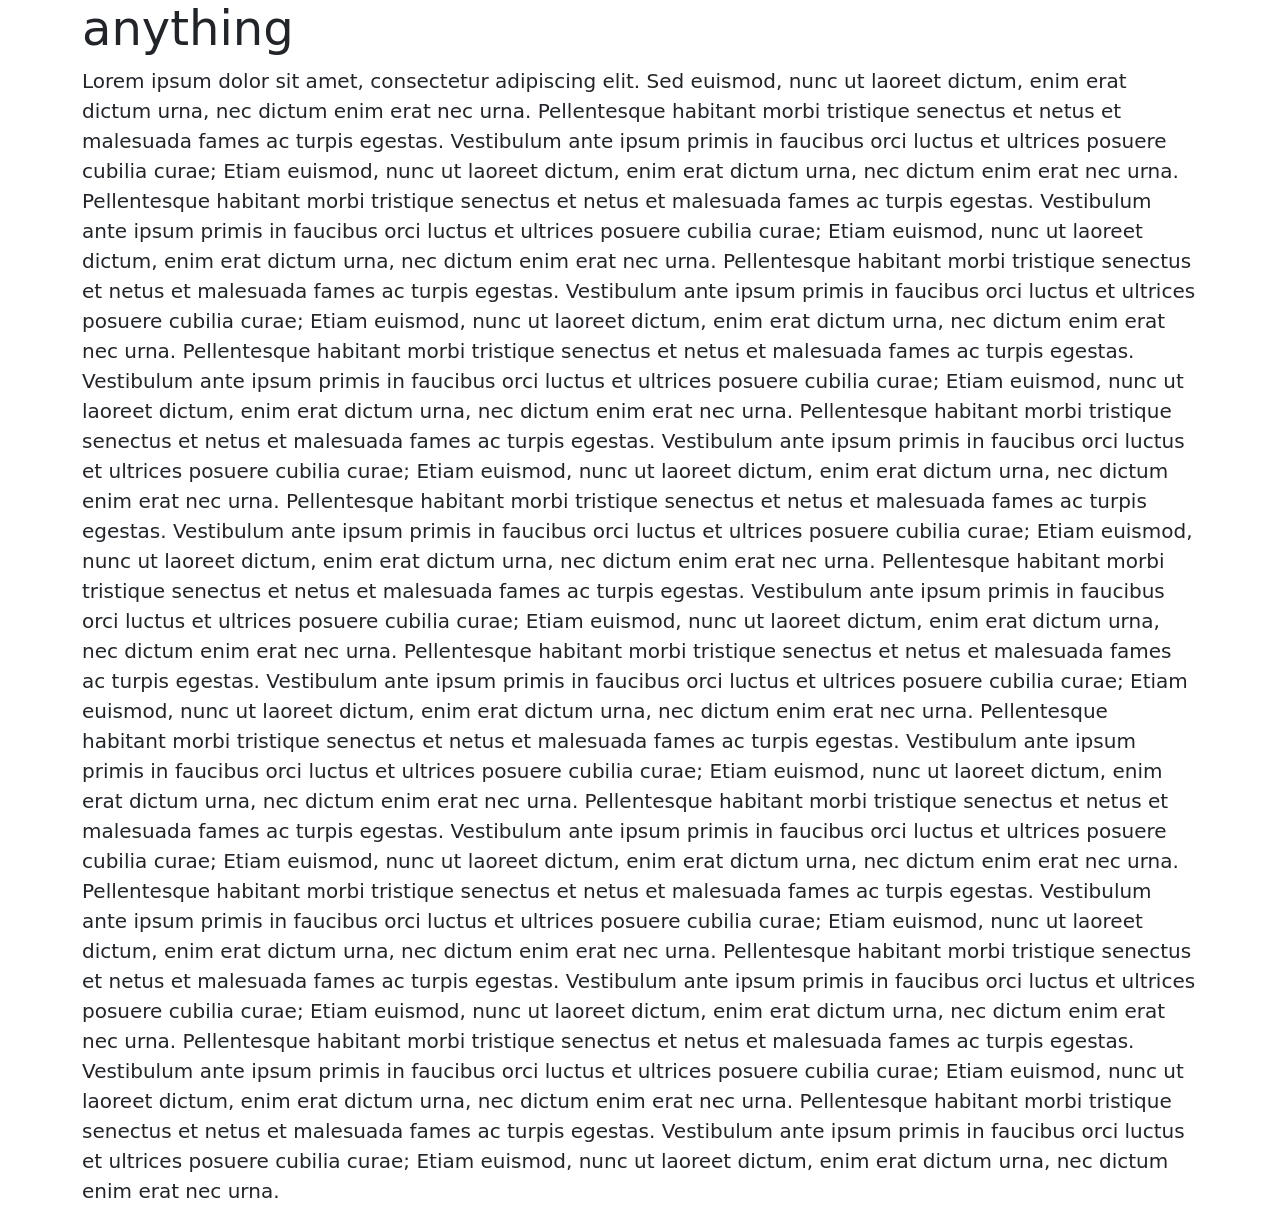
<file: index.html>
<!DOCTYPE html>
<html lang="en">

<head>
  <meta charset="UTF-8">
  <meta name="viewport" content="width=device-width, initial-scale=1.0">
  <title>anything</title>
  <link rel="stylesheet" href="css/bootstrap.css">
</head>

<body>
  <div class="container">
    <h1 class="display-5">anything</h1>
    <p class="lead">
      Lorem ipsum dolor sit amet, consectetur adipiscing elit. Sed euismod, nunc ut laoreet dictum, enim erat dictum
      urna, nec dictum enim erat nec urna. Pellentesque habitant morbi tristique senectus et netus et malesuada fames ac
      turpis egestas. Vestibulum ante ipsum primis in faucibus orci luctus et ultrices posuere cubilia curae; Etiam
      euismod, nunc ut laoreet dictum, enim erat dictum urna, nec dictum enim erat nec urna. Pellentesque habitant morbi
      tristique senectus et netus et malesuada fames ac turpis egestas. Vestibulum ante ipsum primis in faucibus orci
      luctus et ultrices posuere cubilia curae; Etiam euismod, nunc ut laoreet dictum, enim erat dictum urna, nec dictum
      enim erat nec urna. Pellentesque habitant morbi tristique senectus et netus et malesuada fames ac turpis egestas.
      Vestibulum ante ipsum primis in faucibus orci luctus et ultrices posuere cubilia curae; Etiam euismod, nunc ut
      laoreet dictum, enim erat dictum urna, nec dictum enim erat nec urna. Pellentesque habitant morbi tristique
      senectus et netus et malesuada fames ac turpis egestas. Vestibulum ante ipsum primis in faucibus orci luctus et
      ultrices posuere cubilia curae; Etiam euismod, nunc ut laoreet dictum, enim erat dictum urna, nec dictum enim erat
      nec urna. Pellentesque habitant morbi tristique senectus et netus et malesuada fames ac turpis egestas. Vestibulum
      ante ipsum primis in faucibus orci luctus et ultrices posuere cubilia curae; Etiam euismod, nunc ut laoreet
      dictum, enim erat dictum urna, nec dictum enim erat nec urna. Pellentesque habitant morbi tristique senectus et
      netus et malesuada fames ac turpis egestas. Vestibulum ante ipsum primis in faucibus orci luctus et ultrices
      posuere cubilia curae; Etiam euismod, nunc ut laoreet dictum, enim erat dictum urna, nec dictum enim erat nec
      urna. Pellentesque habitant morbi tristique senectus et netus et malesuada fames ac turpis egestas. Vestibulum
      ante ipsum primis in faucibus orci luctus et ultrices posuere cubilia curae; Etiam euismod, nunc ut laoreet
      dictum, enim erat dictum urna, nec dictum enim erat nec urna. Pellentesque habitant morbi tristique senectus et
      netus et malesuada fames ac turpis egestas. Vestibulum ante ipsum primis in faucibus orci luctus et ultrices
      posuere cubilia curae; Etiam euismod, nunc ut laoreet dictum, enim erat dictum urna, nec dictum enim erat nec
      urna. Pellentesque habitant morbi tristique senectus et netus et malesuada fames ac turpis egestas. Vestibulum
      ante ipsum primis in faucibus orci luctus et ultrices posuere cubilia curae; Etiam euismod, nunc ut laoreet
      dictum, enim erat dictum urna, nec dictum enim erat nec urna. Pellentesque habitant morbi tristique senectus et
      netus et malesuada fames ac turpis egestas. Vestibulum ante ipsum primis in faucibus orci luctus et ultrices
      posuere cubilia curae; Etiam euismod, nunc ut laoreet dictum, enim erat dictum urna, nec dictum enim erat nec
      urna. Pellentesque habitant morbi tristique senectus et netus et malesuada fames ac turpis egestas. Vestibulum
      ante ipsum primis in faucibus orci luctus et ultrices posuere cubilia curae; Etiam euismod, nunc ut laoreet
      dictum, enim erat dictum urna, nec dictum enim erat nec urna. Pellentesque habitant morbi tristique senectus et
      netus et malesuada fames ac turpis egestas. Vestibulum ante ipsum primis in faucibus orci luctus et ultrices
      posuere cubilia curae; Etiam euismod, nunc ut laoreet dictum, enim erat dictum urna, nec dictum enim erat nec
      urna. Pellentesque habitant morbi tristique senectus et netus et malesuada fames ac turpis egestas. Vestibulum
      ante ipsum primis in faucibus orci luctus et ultrices posuere cubilia curae; Etiam euismod, nunc ut laoreet
      dictum, enim erat dictum urna, nec dictum enim erat nec urna. Pellentesque habitant morbi tristique senectus et
      netus et malesuada fames ac turpis egestas. Vestibulum ante ipsum primis in faucibus orci luctus et ultrices
      posuere cubilia curae; Etiam euismod, nunc ut laoreet dictum, enim erat dictum urna, nec dictum enim erat nec
      urna.
    </p>
  </div>
  <script src="js/bootstrap.bundle.js"></script>
</body>

</html>
</file>
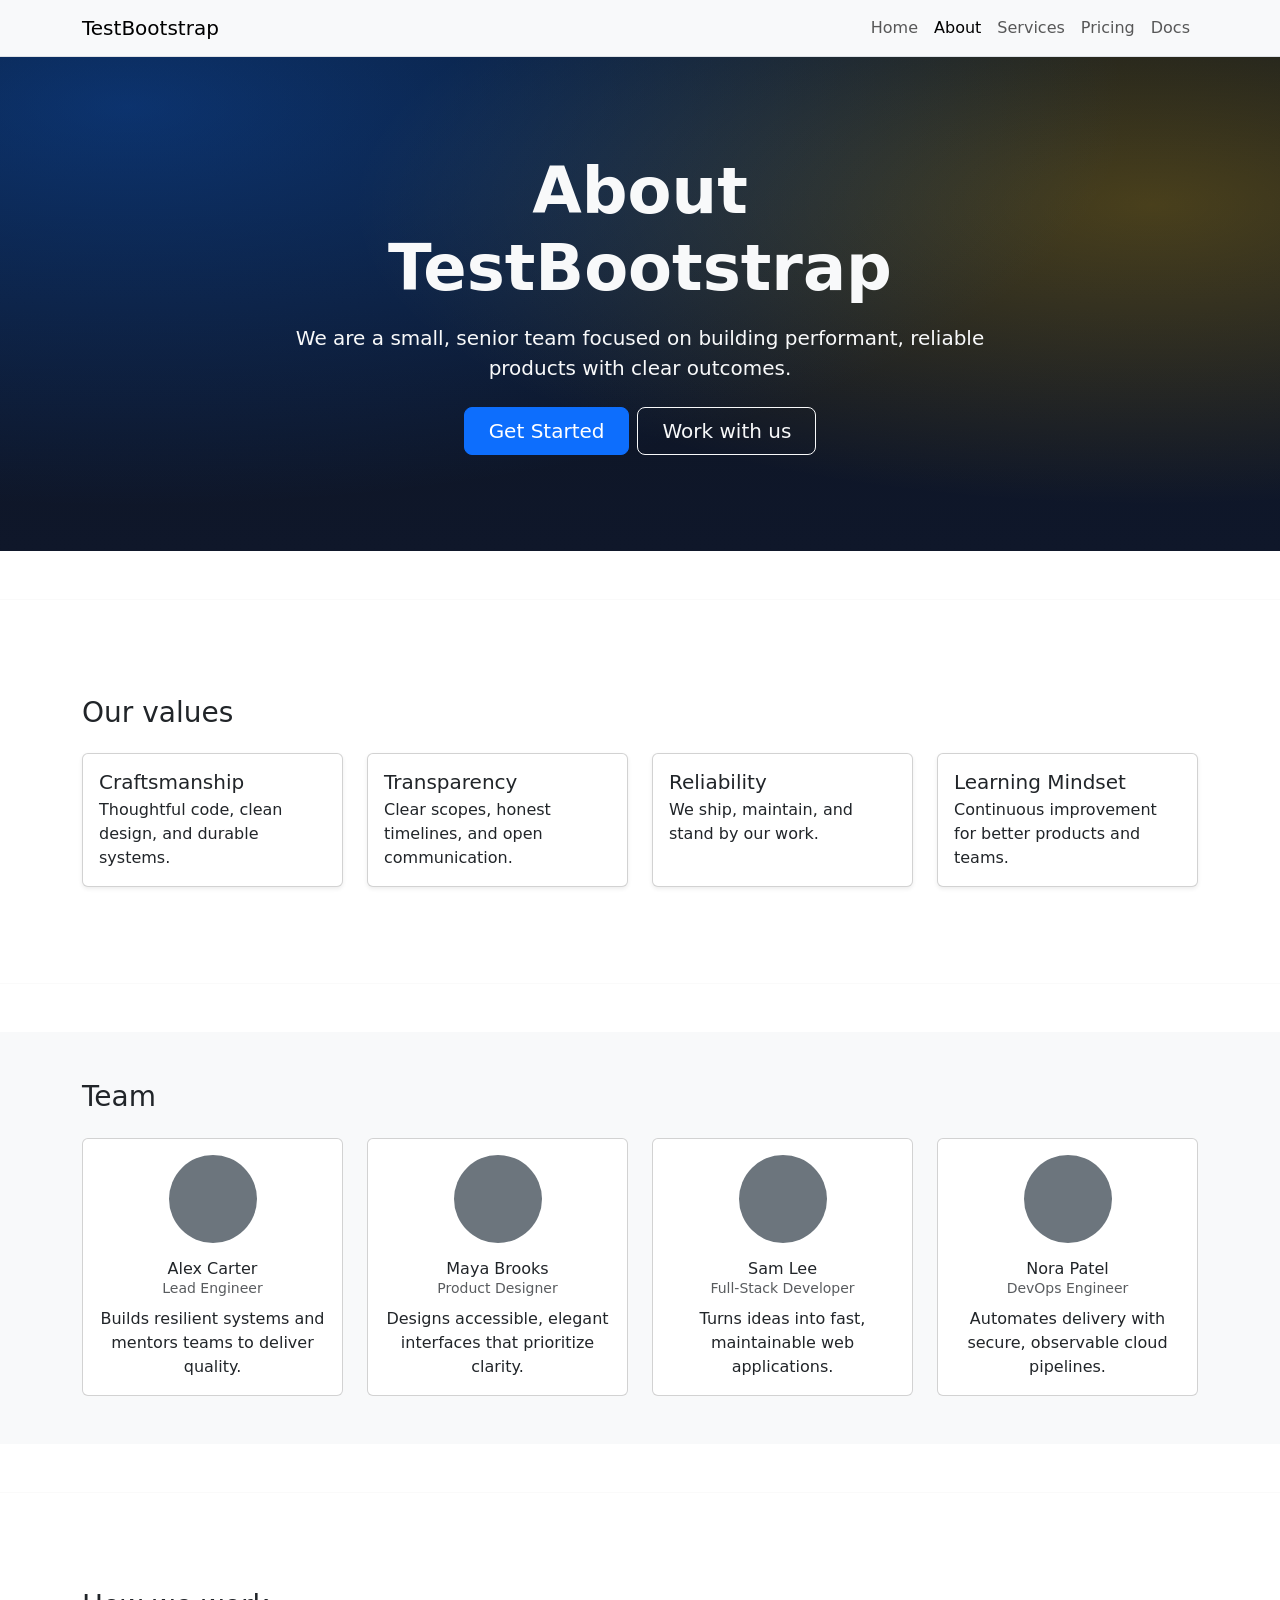
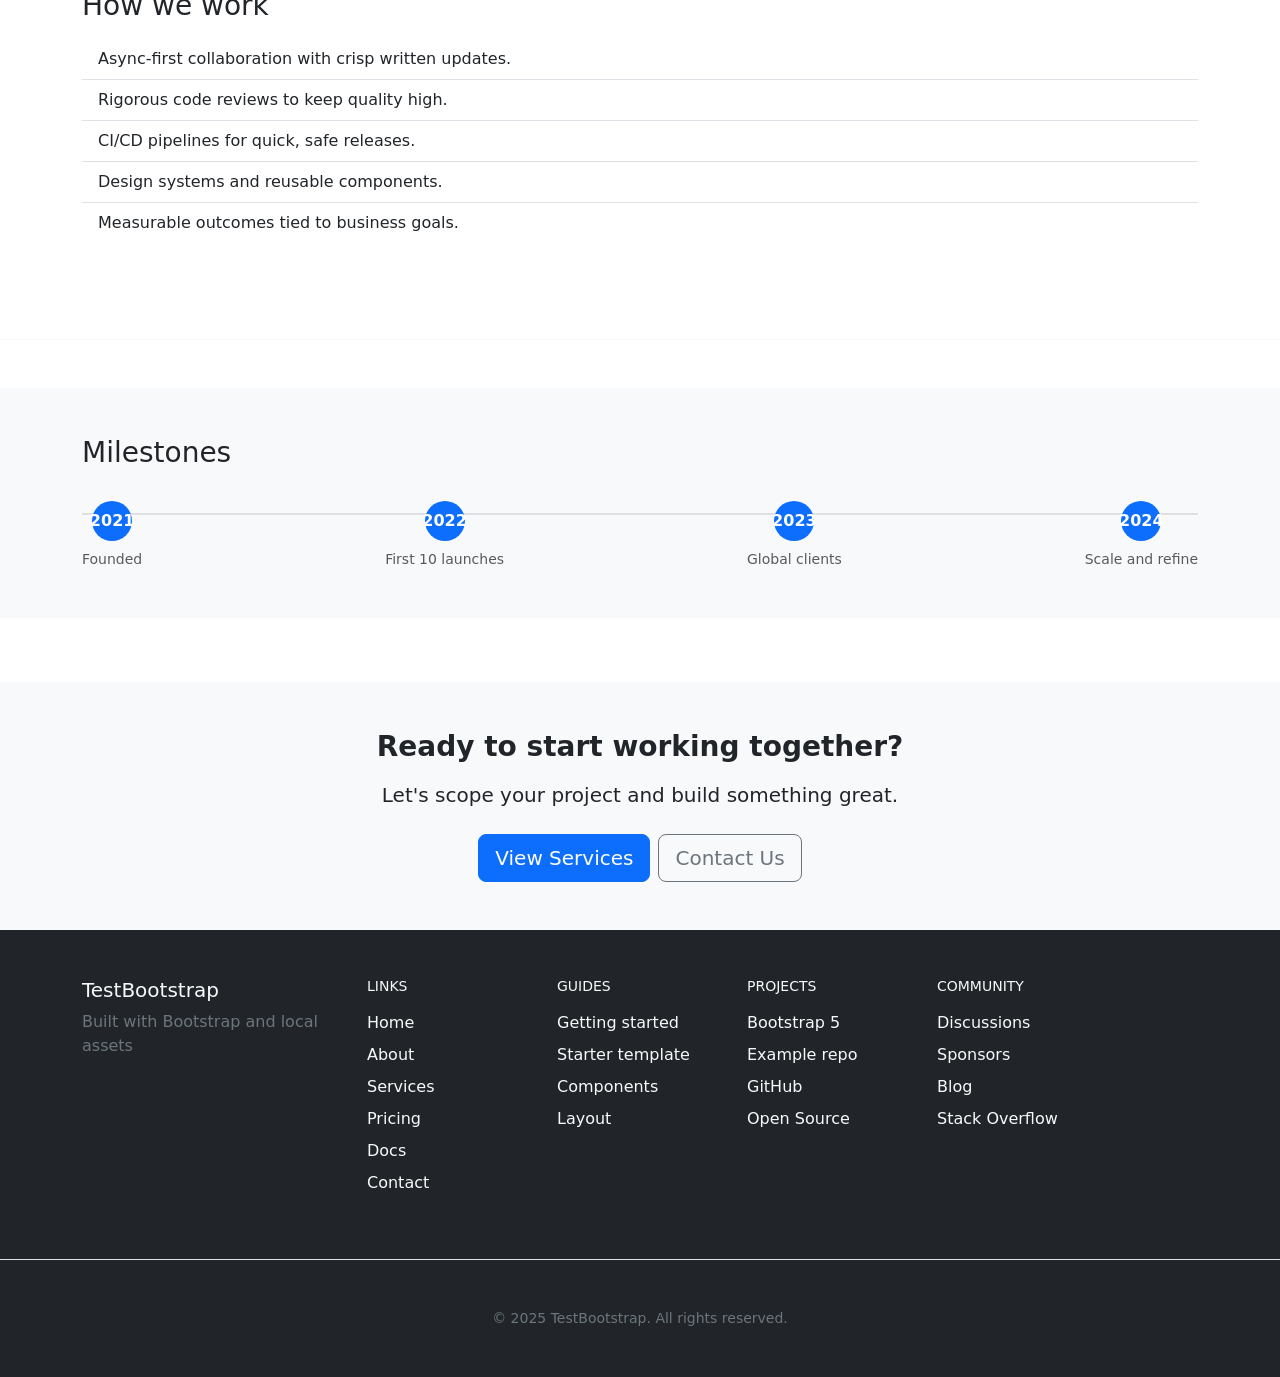
<file: about.html>
<!DOCTYPE html>
<html lang="en">

<head>
  <meta charset="UTF-8">
  <meta name="viewport" content="width=device-width, initial-scale=1">
  <title>About - TestBootstrap</title>
  <link rel="stylesheet" href="css/bootstrap.css">
  <link rel="stylesheet" href="css/theme.css">
</head>

<body>
  <!-- Navbar -->
  <nav class="navbar navbar-expand-lg navbar-light bg-light border-bottom sticky-top">
    <div class="container">
      <a class="navbar-brand" href="index.html">TestBootstrap</a>
      <button class="navbar-toggler" type="button" data-bs-toggle="collapse" data-bs-target="#mainNav" aria-controls="mainNav" aria-expanded="false" aria-label="Toggle navigation">
        <span class="navbar-toggler-icon"></span>
      </button>
      <div class="collapse navbar-collapse" id="mainNav">
        <ul class="navbar-nav ms-auto mb-2 mb-lg-0">
          <li class="nav-item"><a class="nav-link" href="index.html">Home</a></li>
          <li class="nav-item"><a class="nav-link active" aria-current="page" href="about.html">About</a></li>
          <li class="nav-item"><a class="nav-link" href="services.html">Services</a></li>
          <li class="nav-item"><a class="nav-link" href="pricing.html">Pricing</a></li>
          <li class="nav-item"><a class="nav-link" href="docs.html">Docs</a></li>
        </ul>
      </div>
    </div>
  </nav>

  <!-- Intro Hero -->
  <section class="py-5 bg-dark text-light hero-custom-bg">
    <div class="container py-5">
      <div class="row justify-content-center">
        <div class="col-lg-8 text-center">
          <h1 class="display-3 fw-bold mb-3">About TestBootstrap</h1>
          <p class="lead mb-4">We are a small, senior team focused on building performant, reliable products with clear outcomes.</p>
          <div class="d-flex flex-column flex-sm-row justify-content-center gap-2">
            <a href="services.html" class="btn btn-primary btn-lg px-4">Get Started</a>
            <a href="contact.html" class="btn btn-outline-light btn-lg px-4">Work with us</a>
          </div>
        </div>
      </div>
    </div>
  </section>
  <hr class="divider">

  <!-- Our values -->
  <section class="py-5">
    <div class="container">
      <h2 class="h3 mb-4">Our values</h2>
      <div class="row g-4 row-cols-1 row-cols-md-2 row-cols-lg-4">
        <div class="col">
          <div class="card h-100 shadow-sm">
            <div class="card-body">
              <h5 class="card-title mb-1">Craftsmanship</h5>
              <p class="card-text">Thoughtful code, clean design, and durable systems.</p>
            </div>
          </div>
        </div>
        <div class="col">
          <div class="card h-100 shadow-sm">
            <div class="card-body">
              <h5 class="card-title mb-1">Transparency</h5>
              <p class="card-text">Clear scopes, honest timelines, and open communication.</p>
            </div>
          </div>
        </div>
        <div class="col">
          <div class="card h-100 shadow-sm">
            <div class="card-body">
              <h5 class="card-title mb-1">Reliability</h5>
              <p class="card-text">We ship, maintain, and stand by our work.</p>
            </div>
          </div>
        </div>
        <div class="col">
          <div class="card h-100 shadow-sm">
            <div class="card-body">
              <h5 class="card-title mb-1">Learning Mindset</h5>
              <p class="card-text">Continuous improvement for better products and teams.</p>
            </div>
          </div>
        </div>
      </div>
    </div>
  </section>
  <hr class="divider">

  <!-- Team -->
  <section class="py-5 bg-light">
    <div class="container">
      <h2 class="h3 mb-4">Team</h2>
      <div class="row g-4 row-cols-1 row-cols-sm-2 row-cols-lg-4">
        <div class="col">
          <div class="card h-100 text-center p-3">
            <div class="mx-auto mb-3 rounded-circle bg-secondary" style="width:88px;height:88px;"></div>
            <h6 class="mb-0">Alex Carter</h6>
            <small class="text-muted">Lead Engineer</small>
            <p class="mt-2 mb-0">Builds resilient systems and mentors teams to deliver quality.</p>
          </div>
        </div>
        <div class="col">
          <div class="card h-100 text-center p-3">
            <div class="mx-auto mb-3 rounded-circle bg-secondary" style="width:88px;height:88px;"></div>
            <h6 class="mb-0">Maya Brooks</h6>
            <small class="text-muted">Product Designer</small>
            <p class="mt-2 mb-0">Designs accessible, elegant interfaces that prioritize clarity.</p>
          </div>
        </div>
        <div class="col">
          <div class="card h-100 text-center p-3">
            <div class="mx-auto mb-3 rounded-circle bg-secondary" style="width:88px;height:88px;"></div>
            <h6 class="mb-0">Sam Lee</h6>
            <small class="text-muted">Full‑Stack Developer</small>
            <p class="mt-2 mb-0">Turns ideas into fast, maintainable web applications.</p>
          </div>
        </div>
        <div class="col">
          <div class="card h-100 text-center p-3">
            <div class="mx-auto mb-3 rounded-circle bg-secondary" style="width:88px;height:88px;"></div>
            <h6 class="mb-0">Nora Patel</h6>
            <small class="text-muted">DevOps Engineer</small>
            <p class="mt-2 mb-0">Automates delivery with secure, observable cloud pipelines.</p>
          </div>
        </div>
      </div>
    </div>
  </section>
  <hr class="divider">

  <!-- How we work -->
  <section class="py-5">
    <div class="container">
      <h2 class="h3 mb-3">How we work</h2>
      <ul class="list-group list-group-flush">
        <li class="list-group-item">Async‑first collaboration with crisp written updates.</li>
        <li class="list-group-item">Rigorous code reviews to keep quality high.</li>
        <li class="list-group-item">CI/CD pipelines for quick, safe releases.</li>
        <li class="list-group-item">Design systems and reusable components.</li>
        <li class="list-group-item">Measurable outcomes tied to business goals.</li>
      </ul>
    </div>
  </section>
  <hr class="divider">

  <!-- Timeline -->
  <section class="py-5 bg-light">
    <div class="container">
      <h2 class="h3 mb-4">Milestones</h2>
      <div class="timeline">
        <div class="timeline-steps">
          <div class="timeline-step">
            <div class="circle">2021</div>
            <div class="small text-muted">Founded</div>
          </div>
          <div class="timeline-step">
            <div class="circle">2022</div>
            <div class="small text-muted">First 10 launches</div>
          </div>
          <div class="timeline-step">
            <div class="circle">2023</div>
            <div class="small text-muted">Global clients</div>
          </div>
          <div class="timeline-step">
            <div class="circle">2024</div>
            <div class="small text-muted">Scale and refine</div>
          </div>
        </div>
      </div>
    </div>
  </section>

  <!-- CTA -->
  <section class="py-5 bg-light">
    <div class="container text-center">
      <h2 class="h3 fw-semibold mb-3">Ready to start working together?</h2>
      <p class="lead mb-4">Let's scope your project and build something great.</p>
      <div class="d-flex flex-column flex-sm-row justify-content-center gap-2">
        <a class="btn btn-primary btn-lg" href="services.html">View Services</a>
        <a class="btn btn-outline-secondary btn-lg" href="contact.html">Contact Us</a>
      </div>
    </div>
  </section>

  <!-- Footer -->
  <footer class="site-footer bg-dark text-light">
    <div class="container py-5">
      <div class="row gy-4">
        <div class="col-12 col-lg-3">
          <h5 class="mb-2">TestBootstrap</h5>
          <p class="text-secondary mb-0">Built with Bootstrap and local assets</p>
        </div>
        <div class="col-6 col-md-3 col-lg-2">
          <h6 class="text-uppercase small mb-3">Links</h6>
          <ul class="list-unstyled">
            <li class="mb-2"><a class="text-light" href="index.html">Home</a></li>
            <li class="mb-2"><a class="text-light" href="about.html">About</a></li>
            <li class="mb-2"><a class="text-light" href="services.html">Services</a></li>
            <li class="mb-2"><a class="text-light" href="pricing.html">Pricing</a></li>
            <li class="mb-2"><a class="text-light" href="docs.html">Docs</a></li>
            <li class="mb-2"><a class="text-light" href="contact.html">Contact</a></li>
          </ul>
        </div>
        <div class="col-6 col-md-3 col-lg-2">
          <h6 class="text-uppercase small mb-3">Guides</h6>
          <ul class="list-unstyled">
            <li class="mb-2"><a class="text-light" href="#">Getting started</a></li>
            <li class="mb-2"><a class="text-light" href="#">Starter template</a></li>
            <li class="mb-2"><a class="text-light" href="#">Components</a></li>
            <li class="mb-2"><a class="text-light" href="#">Layout</a></li>
          </ul>
        </div>
        <div class="col-6 col-md-3 col-lg-2">
          <h6 class="text-uppercase small mb-3">Projects</h6>
          <ul class="list-unstyled">
            <li class="mb-2"><a class="text-light" href="#">Bootstrap 5</a></li>
            <li class="mb-2"><a class="text-light" href="#">Example repo</a></li>
            <li class="mb-2"><a class="text-light" href="#">GitHub</a></li>
            <li class="mb-2"><a class="text-light" href="#">Open Source</a></li>
          </ul>
        </div>
        <div class="col-6 col-md-3 col-lg-2">
          <h6 class="text-uppercase small mb-3">Community</h6>
          <ul class="list-unstyled">
            <li class="mb-2"><a class="text-light" href="#">Discussions</a></li>
            <li class="mb-2"><a class="text-light" href="#">Sponsors</a></li>
            <li class="mb-2"><a class="text-light" href="#">Blog</a></li>
            <li class="mb-2"><a class="text-light" href="#">Stack Overflow</a></li>
          </ul>
        </div>
      </div>
    </div>
    <div class="border-top">
      <div class="container py-5">
        <div class="small text-center text-secondary">© 2025 TestBootstrap. All rights reserved.</div>
      </div>
    </div>
  </footer>

  <script src="js/bootstrap.bundle.js"></script>
</body>

</html>
</file>
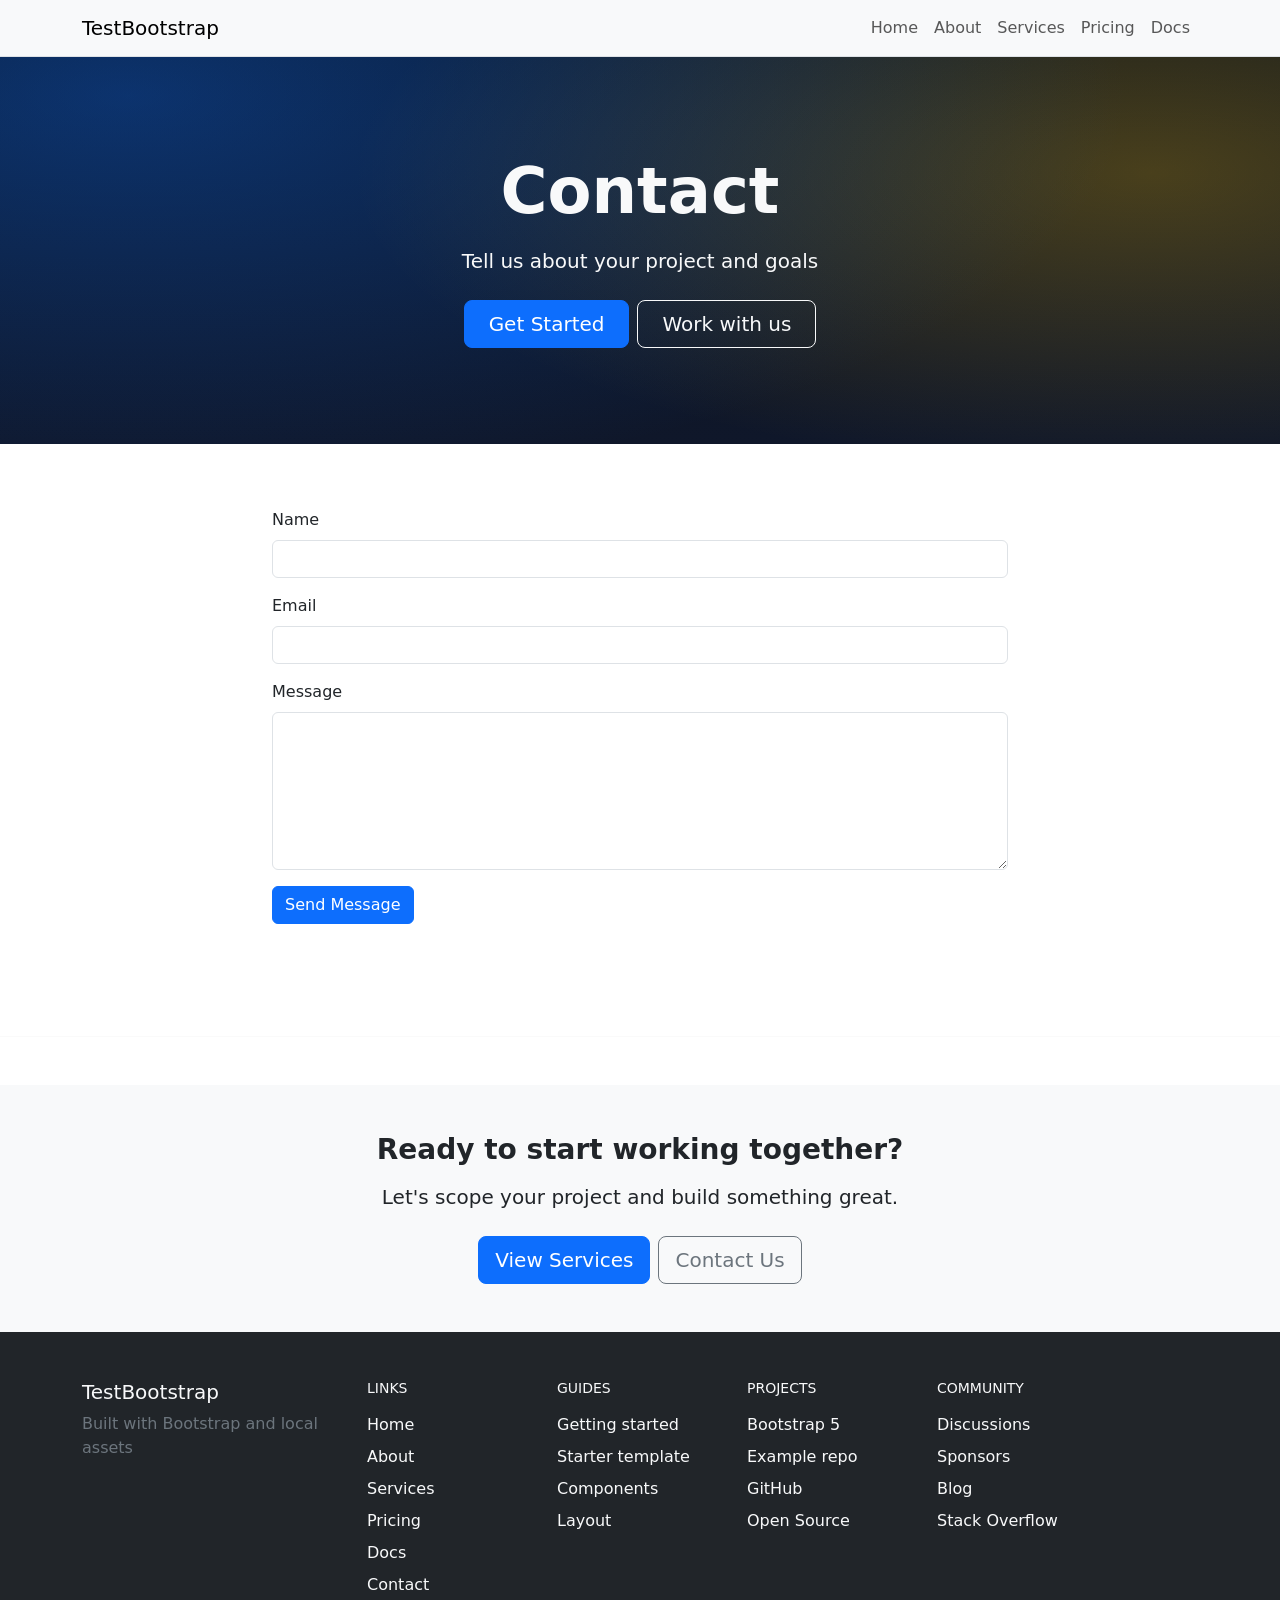
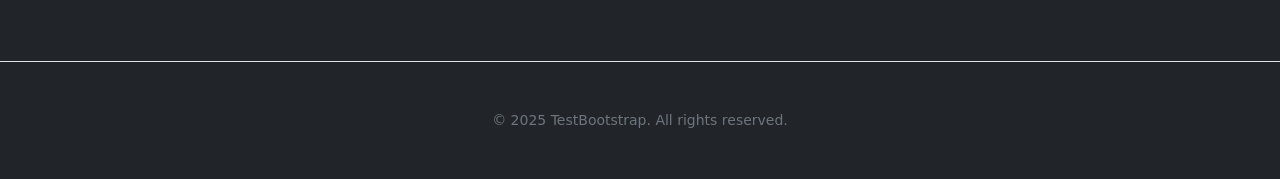
<file: contact.html>
<!DOCTYPE html>
<html lang="en">

<head>
  <meta charset="UTF-8">
  <meta name="viewport" content="width=device-width, initial-scale=1">
  <title>Contact - TestBootstrap</title>
  <link rel="stylesheet" href="css/bootstrap.css">
  <link rel="stylesheet" href="css/theme.css">
</head>

<body>
  <!-- Navbar -->
  <nav class="navbar navbar-expand-lg navbar-light bg-light border-bottom sticky-top">
    <div class="container">
      <a class="navbar-brand" href="index.html">TestBootstrap</a>
      <button class="navbar-toggler" type="button" data-bs-toggle="collapse" data-bs-target="#mainNav" aria-controls="mainNav" aria-expanded="false" aria-label="Toggle navigation">
        <span class="navbar-toggler-icon"></span>
      </button>
      <div class="collapse navbar-collapse" id="mainNav">
        <ul class="navbar-nav ms-auto mb-2 mb-lg-0">
          <li class="nav-item"><a class="nav-link" href="index.html">Home</a></li>
          <li class="nav-item"><a class="nav-link" href="about.html">About</a></li>
          <li class="nav-item"><a class="nav-link" href="services.html">Services</a></li>
          <li class="nav-item"><a class="nav-link" href="pricing.html">Pricing</a></li>
          <li class="nav-item"><a class="nav-link" href="docs.html">Docs</a></li>
        </ul>
      </div>
    </div>
  </nav>

  <!-- Hero -->
  <section class="py-5 bg-dark text-light hero-custom-bg">
    <div class="container py-5">
      <div class="row justify-content-center">
        <div class="col-lg-8 text-center">
          <h1 class="display-3 fw-bold mb-3">Contact</h1>
          <p class="lead mb-4">Tell us about your project and goals</p>
          <div class="d-flex flex-column flex-sm-row justify-content-center gap-2">
            <a href="services.html" class="btn btn-primary btn-lg px-4">Get Started</a>
            <a href="contact.html" class="btn btn-outline-light btn-lg px-4">Work with us</a>
          </div>
        </div>
      </div>
    </div>
  </section>

  <!-- Contact Form -->
  <main class="section-pad">
    <div class="container">
      <div class="row justify-content-center">
        <div class="col-lg-8">
          <form class="needs-validation" novalidate>
            <div class="mb-3">
              <label for="name" class="form-label">Name</label>
              <input type="text" class="form-control" id="name" name="name" required>
              <div class="invalid-feedback">Please enter your name.</div>
            </div>
            <div class="mb-3">
              <label for="email" class="form-label">Email</label>
              <input type="email" class="form-control" id="email" name="email" required>
              <div class="invalid-feedback">Please provide a valid email.</div>
            </div>
            <div class="mb-3">
              <label for="message" class="form-label">Message</label>
              <textarea class="form-control" id="message" name="message" rows="6" required></textarea>
              <div class="invalid-feedback">Please include a short message.</div>
            </div>
            <button class="btn btn-primary" type="submit">Send Message</button>
          </form>
        </div>
      </div>
    </div>
  </main>
  <hr class="divider">

  <!-- Global CTA -->
  <section class="py-5 bg-light">
    <div class="container text-center">
      <h2 class="h3 fw-semibold mb-3">Ready to start working together?</h2>
      <p class="lead mb-4">Let's scope your project and build something great.</p>
      <div class="d-flex flex-column flex-sm-row justify-content-center gap-2">
        <a class="btn btn-primary btn-lg" href="services.html">View Services</a>
        <a class="btn btn-outline-secondary btn-lg" href="contact.html">Contact Us</a>
      </div>
    </div>
  </section>

  <!-- Footer -->
  <footer class="site-footer bg-dark text-light">
    <div class="container py-5">
      <div class="row gy-4">
        <div class="col-12 col-lg-3">
          <h5 class="mb-2">TestBootstrap</h5>
          <p class="text-secondary mb-0">Built with Bootstrap and local assets</p>
        </div>
        <div class="col-6 col-md-3 col-lg-2">
          <h6 class="text-uppercase small mb-3">Links</h6>
          <ul class="list-unstyled">
            <li class="mb-2"><a class="text-light" href="index.html">Home</a></li>
            <li class="mb-2"><a class="text-light" href="about.html">About</a></li>
            <li class="mb-2"><a class="text-light" href="services.html">Services</a></li>
            <li class="mb-2"><a class="text-light" href="pricing.html">Pricing</a></li>
            <li class="mb-2"><a class="text-light" href="docs.html">Docs</a></li>
            <li class="mb-2"><a class="text-light" href="contact.html">Contact</a></li>
          </ul>
        </div>
        <div class="col-6 col-md-3 col-lg-2">
          <h6 class="text-uppercase small mb-3">Guides</h6>
          <ul class="list-unstyled">
            <li class="mb-2"><a class="text-light" href="#">Getting started</a></li>
            <li class="mb-2"><a class="text-light" href="#">Starter template</a></li>
            <li class="mb-2"><a class="text-light" href="#">Components</a></li>
            <li class="mb-2"><a class="text-light" href="#">Layout</a></li>
          </ul>
        </div>
        <div class="col-6 col-md-3 col-lg-2">
          <h6 class="text-uppercase small mb-3">Projects</h6>
          <ul class="list-unstyled">
            <li class="mb-2"><a class="text-light" href="#">Bootstrap 5</a></li>
            <li class="mb-2"><a class="text-light" href="#">Example repo</a></li>
            <li class="mb-2"><a class="text-light" href="#">GitHub</a></li>
            <li class="mb-2"><a class="text-light" href="#">Open Source</a></li>
          </ul>
        </div>
        <div class="col-6 col-md-3 col-lg-2">
          <h6 class="text-uppercase small mb-3">Community</h6>
          <ul class="list-unstyled">
            <li class="mb-2"><a class="text-light" href="#">Discussions</a></li>
            <li class="mb-2"><a class="text-light" href="#">Sponsors</a></li>
            <li class="mb-2"><a class="text-light" href="#">Blog</a></li>
            <li class="mb-2"><a class="text-light" href="#">Stack Overflow</a></li>
          </ul>
        </div>
      </div>
    </div>
    <div class="border-top">
      <div class="container py-5">
        <div class="small text-center text-secondary">© 2025 TestBootstrap. All rights reserved.</div>
      </div>
    </div>
  </footer>

  <script src="js/bootstrap.bundle.js"></script>
  <script>
    // Bootstrap example for client-side validation
    (() => {
      'use strict';
      const forms = document.querySelectorAll('.needs-validation');
      Array.from(forms).forEach(form => {
        form.addEventListener('submit', event => {
          if (!form.checkValidity()) {
            event.preventDefault();
            event.stopPropagation();
          }
          form.classList.add('was-validated');
        }, false);
      });
    })();
  </script>
</body>

</html>
</file>
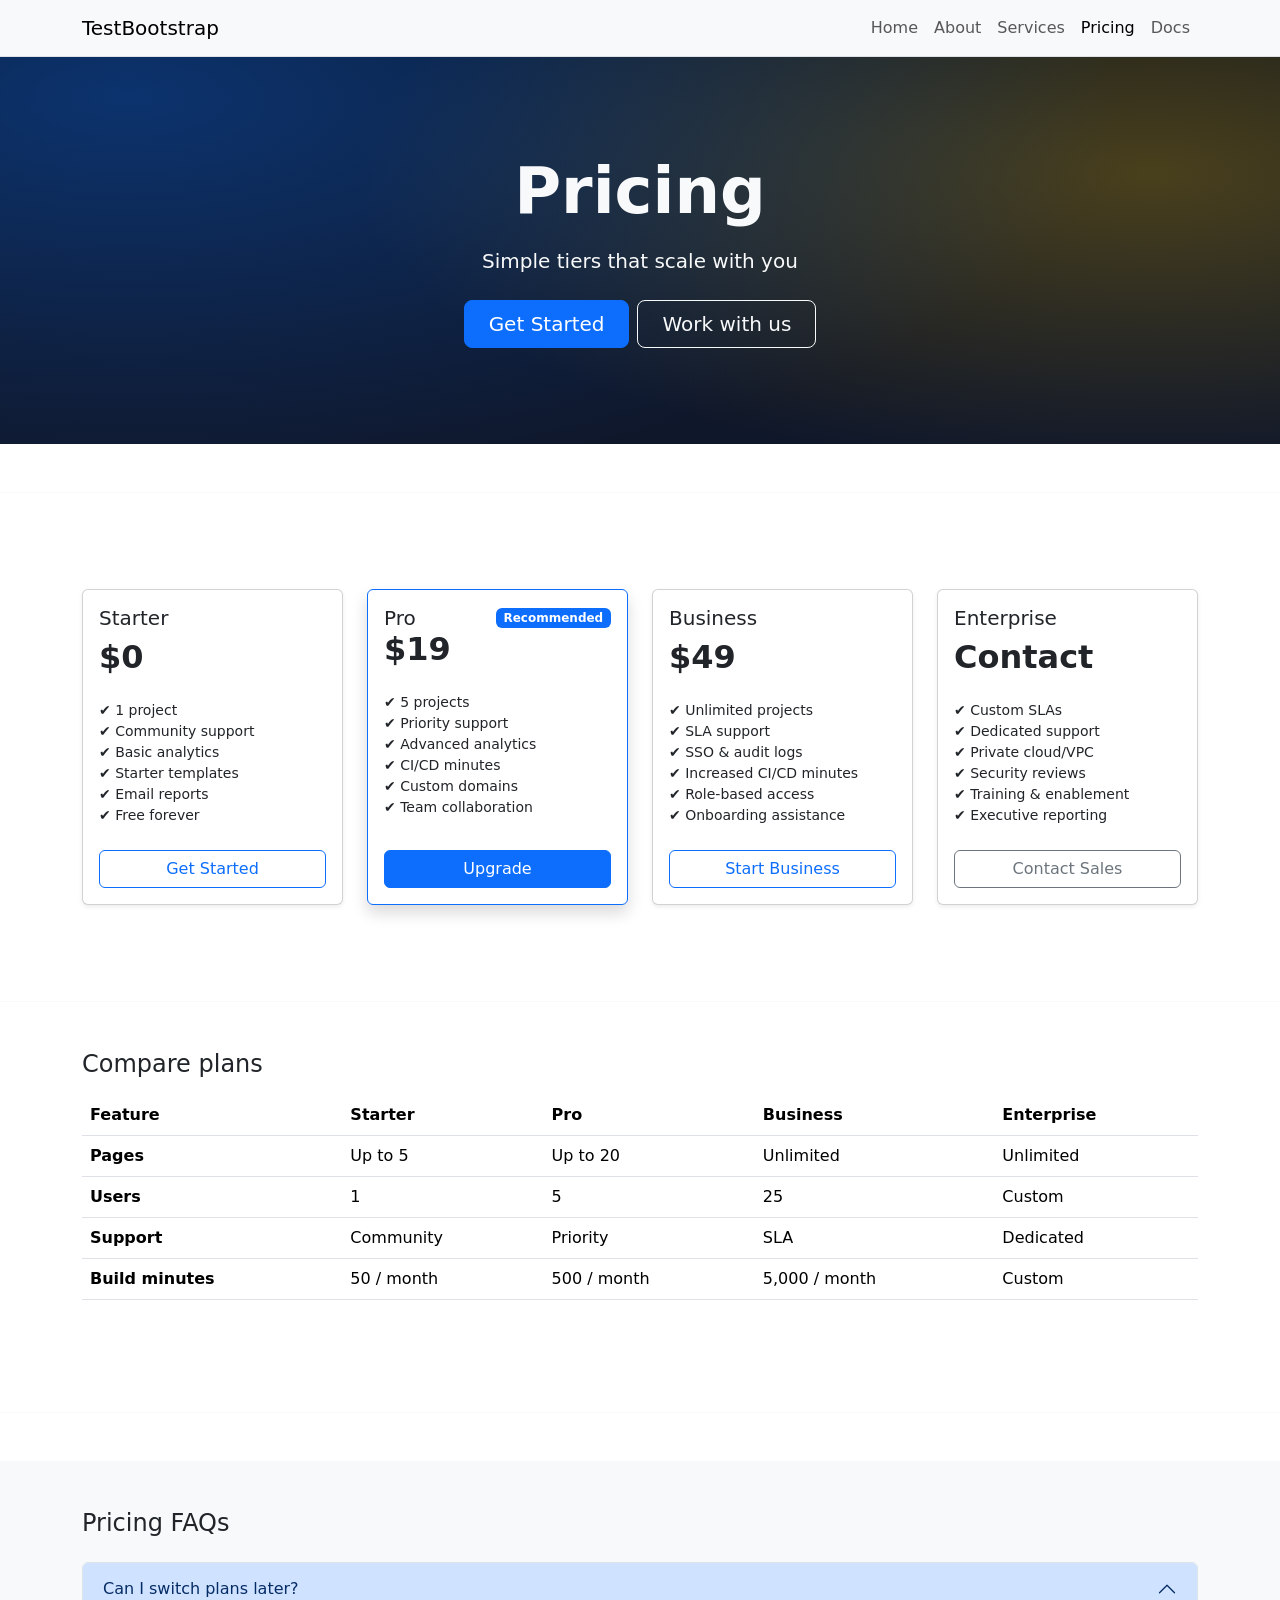
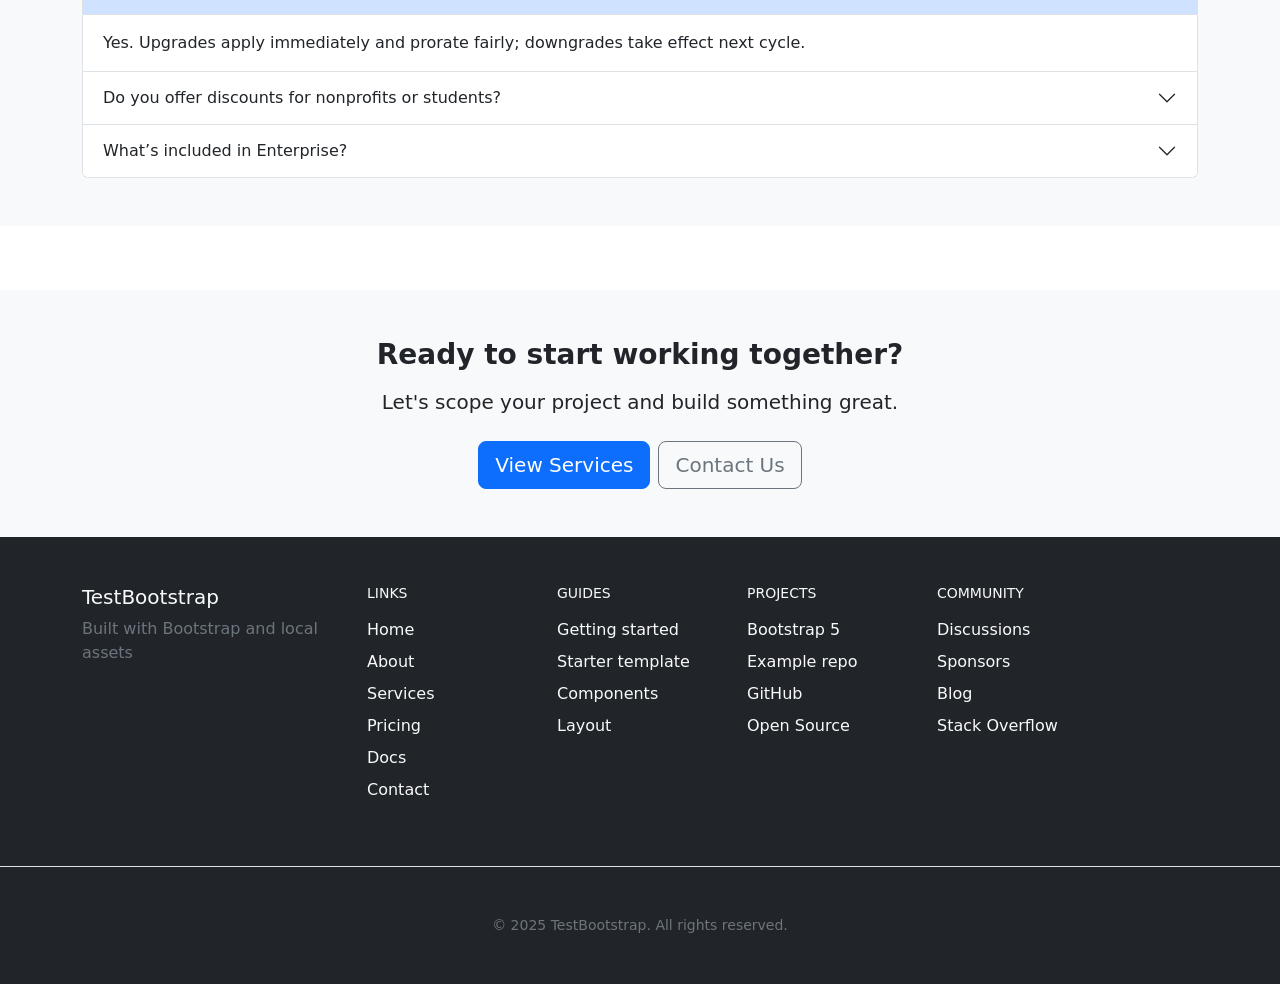
<file: pricing.html>
<!DOCTYPE html>
<html lang="en">

<head>
  <meta charset="UTF-8">
  <meta name="viewport" content="width=device-width, initial-scale=1">
  <title>Pricing - TestBootstrap</title>
  <link rel="stylesheet" href="css/bootstrap.css">
  <link rel="stylesheet" href="css/theme.css">
</head>

<body>
  <!-- Navbar -->
  <nav class="navbar navbar-expand-lg navbar-light bg-light border-bottom sticky-top">
    <div class="container">
      <a class="navbar-brand" href="index.html">TestBootstrap</a>
      <button class="navbar-toggler" type="button" data-bs-toggle="collapse" data-bs-target="#mainNav" aria-controls="mainNav" aria-expanded="false" aria-label="Toggle navigation">
        <span class="navbar-toggler-icon"></span>
      </button>
      <div class="collapse navbar-collapse" id="mainNav">
        <ul class="navbar-nav ms-auto mb-2 mb-lg-0">
          <li class="nav-item"><a class="nav-link" href="index.html">Home</a></li>
          <li class="nav-item"><a class="nav-link" href="about.html">About</a></li>
          <li class="nav-item"><a class="nav-link" href="services.html">Services</a></li>
          <li class="nav-item"><a class="nav-link active" aria-current="page" href="pricing.html">Pricing</a></li>
          <li class="nav-item"><a class="nav-link" href="docs.html">Docs</a></li>
        </ul>
      </div>
    </div>
  </nav>

  <!-- Hero -->
  <section class="py-5 bg-dark text-light hero-custom-bg">
    <div class="container py-5">
      <div class="row justify-content-center">
        <div class="col-lg-8 text-center">
          <h1 class="display-3 fw-bold mb-3">Pricing</h1>
          <p class="lead mb-4">Simple tiers that scale with you</p>
          <div class="d-flex flex-column flex-sm-row justify-content-center gap-2">
            <a href="services.html" class="btn btn-primary btn-lg px-4">Get Started</a>
            <a href="contact.html" class="btn btn-outline-light btn-lg px-4">Work with us</a>
          </div>
        </div>
      </div>
    </div>
  </section>
  <hr class="divider">

  <!-- Plans -->
  <section class="py-5">
    <div class="container">
      <div class="row g-4 row-cols-1 row-cols-md-2 row-cols-lg-4">
        <!-- Starter -->
        <div class="col">
          <div class="card h-100 shadow-sm">
            <div class="card-body d-flex flex-column">
              <h5 class="card-title">Starter</h5>
              <h2 class="fw-bold">$0</h2>
              <ul class="list-unstyled mt-3 mb-4 small">
                <li>✔ 1 project</li>
                <li>✔ Community support</li>
                <li>✔ Basic analytics</li>
                <li>✔ Starter templates</li>
                <li>✔ Email reports</li>
                <li>✔ Free forever</li>
              </ul>
              <a class="btn btn-outline-primary mt-auto" href="#">Get Started</a>
            </div>
          </div>
        </div>

        <!-- Pro (Recommended) -->
        <div class="col">
          <div class="card h-100 border-primary shadow">
            <div class="card-body d-flex flex-column">
              <div class="d-flex justify-content-between align-items-center">
                <h5 class="card-title mb-0">Pro</h5>
                <span class="badge bg-primary">Recommended</span>
              </div>
              <h2 class="fw-bold">$19</h2>
              <ul class="list-unstyled mt-3 mb-4 small">
                <li>✔ 5 projects</li>
                <li>✔ Priority support</li>
                <li>✔ Advanced analytics</li>
                <li>✔ CI/CD minutes</li>
                <li>✔ Custom domains</li>
                <li>✔ Team collaboration</li>
              </ul>
              <a class="btn btn-primary mt-auto" href="#">Upgrade</a>
            </div>
          </div>
        </div>

        <!-- Business -->
        <div class="col">
          <div class="card h-100 shadow-sm">
            <div class="card-body d-flex flex-column">
              <h5 class="card-title">Business</h5>
              <h2 class="fw-bold">$49</h2>
              <ul class="list-unstyled mt-3 mb-4 small">
                <li>✔ Unlimited projects</li>
                <li>✔ SLA support</li>
                <li>✔ SSO & audit logs</li>
                <li>✔ Increased CI/CD minutes</li>
                <li>✔ Role-based access</li>
                <li>✔ Onboarding assistance</li>
              </ul>
              <a class="btn btn-outline-primary mt-auto" href="#">Start Business</a>
            </div>
          </div>
        </div>

        <!-- Enterprise -->
        <div class="col">
          <div class="card h-100 shadow-sm">
            <div class="card-body d-flex flex-column">
              <h5 class="card-title">Enterprise</h5>
              <h2 class="fw-bold">Contact</h2>
              <ul class="list-unstyled mt-3 mb-4 small">
                <li>✔ Custom SLAs</li>
                <li>✔ Dedicated support</li>
                <li>✔ Private cloud/VPC</li>
                <li>✔ Security reviews</li>
                <li>✔ Training & enablement</li>
                <li>✔ Executive reporting</li>
              </ul>
              <a class="btn btn-outline-secondary mt-auto" href="mailto:contact@example.com">Contact Sales</a>
            </div>
          </div>
        </div>
      </div>
    </div>
  </section>
  <hr class="divider">

  <!-- Comparison table -->
  <section class="pb-5">
    <div class="container">
      <h2 class="h4 mb-3">Compare plans</h2>
      <div class="table-responsive">
        <table class="table align-middle">
          <thead>
            <tr>
              <th scope="col">Feature</th>
              <th scope="col">Starter</th>
              <th scope="col">Pro</th>
              <th scope="col">Business</th>
              <th scope="col">Enterprise</th>
            </tr>
          </thead>
          <tbody>
            <tr>
              <th scope="row">Pages</th>
              <td>Up to 5</td>
              <td>Up to 20</td>
              <td>Unlimited</td>
              <td>Unlimited</td>
            </tr>
            <tr>
              <th scope="row">Users</th>
              <td>1</td>
              <td>5</td>
              <td>25</td>
              <td>Custom</td>
            </tr>
            <tr>
              <th scope="row">Support</th>
              <td>Community</td>
              <td>Priority</td>
              <td>SLA</td>
              <td>Dedicated</td>
            </tr>
            <tr>
              <th scope="row">Build minutes</th>
              <td>50 / month</td>
              <td>500 / month</td>
              <td>5,000 / month</td>
              <td>Custom</td>
            </tr>
          </tbody>
        </table>
      </div>
    </div>
  </section>
  <hr class="divider">

  <!-- FAQs -->
  <section class="py-5 bg-light">
    <div class="container">
      <h2 class="h4 mb-4">Pricing FAQs</h2>
      <div class="accordion" id="pricingFaq">
        <div class="accordion-item">
          <h2 class="accordion-header" id="pf1h">
            <button class="accordion-button" type="button" data-bs-toggle="collapse" data-bs-target="#pf1" aria-expanded="true" aria-controls="pf1">
              Can I switch plans later?
            </button>
          </h2>
          <div id="pf1" class="accordion-collapse collapse show" aria-labelledby="pf1h" data-bs-parent="#pricingFaq">
            <div class="accordion-body">Yes. Upgrades apply immediately and prorate fairly; downgrades take effect next cycle.</div>
          </div>
        </div>
        <div class="accordion-item">
          <h2 class="accordion-header" id="pf2h">
            <button class="accordion-button collapsed" type="button" data-bs-toggle="collapse" data-bs-target="#pf2" aria-expanded="false" aria-controls="pf2">
              Do you offer discounts for nonprofits or students?
            </button>
          </h2>
          <div id="pf2" class="accordion-collapse collapse" aria-labelledby="pf2h" data-bs-parent="#pricingFaq">
            <div class="accordion-body">We do. Contact us to verify eligibility and we’ll share options.</div>
          </div>
        </div>
        <div class="accordion-item">
          <h2 class="accordion-header" id="pf3h">
            <button class="accordion-button collapsed" type="button" data-bs-toggle="collapse" data-bs-target="#pf3" aria-expanded="false" aria-controls="pf3">
              What’s included in Enterprise?
            </button>
          </h2>
          <div id="pf3" class="accordion-collapse collapse" aria-labelledby="pf3h" data-bs-parent="#pricingFaq">
            <div class="accordion-body">Tailored security, deployment options, and support designed for your org’s needs.</div>
          </div>
        </div>
      </div>
    </div>
  </section>

  <!-- Global CTA -->
  <section class="py-5 bg-light">
    <div class="container text-center">
      <h2 class="h3 fw-semibold mb-3">Ready to start working together?</h2>
      <p class="lead mb-4">Let's scope your project and build something great.</p>
      <div class="d-flex flex-column flex-sm-row justify-content-center gap-2">
        <a class="btn btn-primary btn-lg" href="services.html">View Services</a>
        <a class="btn btn-outline-secondary btn-lg" href="contact.html">Contact Us</a>
      </div>
    </div>
  </section>

  <!-- Footer -->
  <footer class="site-footer bg-dark text-light">
    <div class="container py-5">
      <div class="row gy-4">
        <div class="col-12 col-lg-3">
          <h5 class="mb-2">TestBootstrap</h5>
          <p class="text-secondary mb-0">Built with Bootstrap and local assets</p>
        </div>
        <div class="col-6 col-md-3 col-lg-2">
          <h6 class="text-uppercase small mb-3">Links</h6>
          <ul class="list-unstyled">
            <li class="mb-2"><a class="text-light" href="index.html">Home</a></li>
            <li class="mb-2"><a class="text-light" href="about.html">About</a></li>
            <li class="mb-2"><a class="text-light" href="services.html">Services</a></li>
            <li class="mb-2"><a class="text-light" href="pricing.html">Pricing</a></li>
            <li class="mb-2"><a class="text-light" href="docs.html">Docs</a></li>
            <li class="mb-2"><a class="text-light" href="contact.html">Contact</a></li>
          </ul>
        </div>
        <div class="col-6 col-md-3 col-lg-2">
          <h6 class="text-uppercase small mb-3">Guides</h6>
          <ul class="list-unstyled">
            <li class="mb-2"><a class="text-light" href="#">Getting started</a></li>
            <li class="mb-2"><a class="text-light" href="#">Starter template</a></li>
            <li class="mb-2"><a class="text-light" href="#">Components</a></li>
            <li class="mb-2"><a class="text-light" href="#">Layout</a></li>
          </ul>
        </div>
        <div class="col-6 col-md-3 col-lg-2">
          <h6 class="text-uppercase small mb-3">Projects</h6>
          <ul class="list-unstyled">
            <li class="mb-2"><a class="text-light" href="#">Bootstrap 5</a></li>
            <li class="mb-2"><a class="text-light" href="#">Example repo</a></li>
            <li class="mb-2"><a class="text-light" href="#">GitHub</a></li>
            <li class="mb-2"><a class="text-light" href="#">Open Source</a></li>
          </ul>
        </div>
        <div class="col-6 col-md-3 col-lg-2">
          <h6 class="text-uppercase small mb-3">Community</h6>
          <ul class="list-unstyled">
            <li class="mb-2"><a class="text-light" href="#">Discussions</a></li>
            <li class="mb-2"><a class="text-light" href="#">Sponsors</a></li>
            <li class="mb-2"><a class="text-light" href="#">Blog</a></li>
            <li class="mb-2"><a class="text-light" href="#">Stack Overflow</a></li>
          </ul>
        </div>
      </div>
    </div>
    <div class="border-top">
      <div class="container py-5">
        <div class="small text-center text-secondary">© 2025 TestBootstrap. All rights reserved.</div>
      </div>
    </div>
  </footer>

  <script src="js/bootstrap.bundle.js"></script>
</body>

</html>
</file>
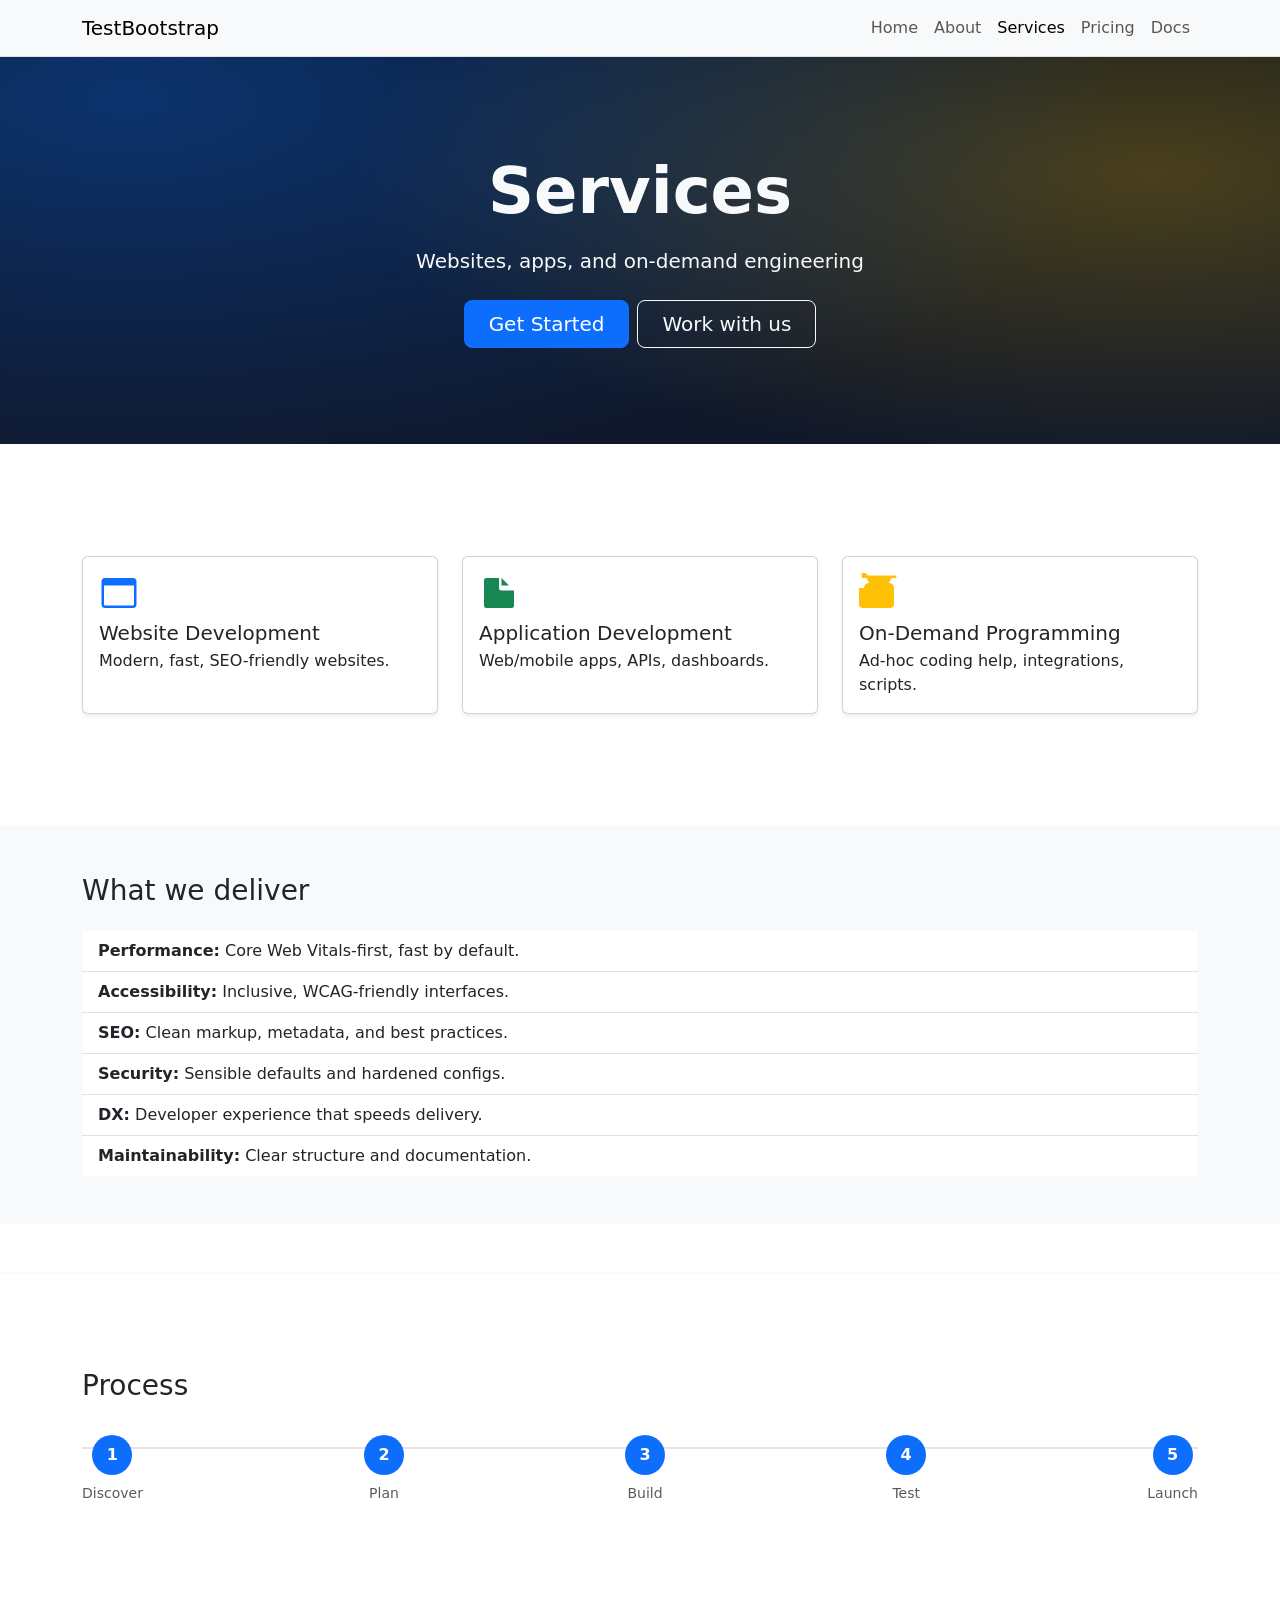
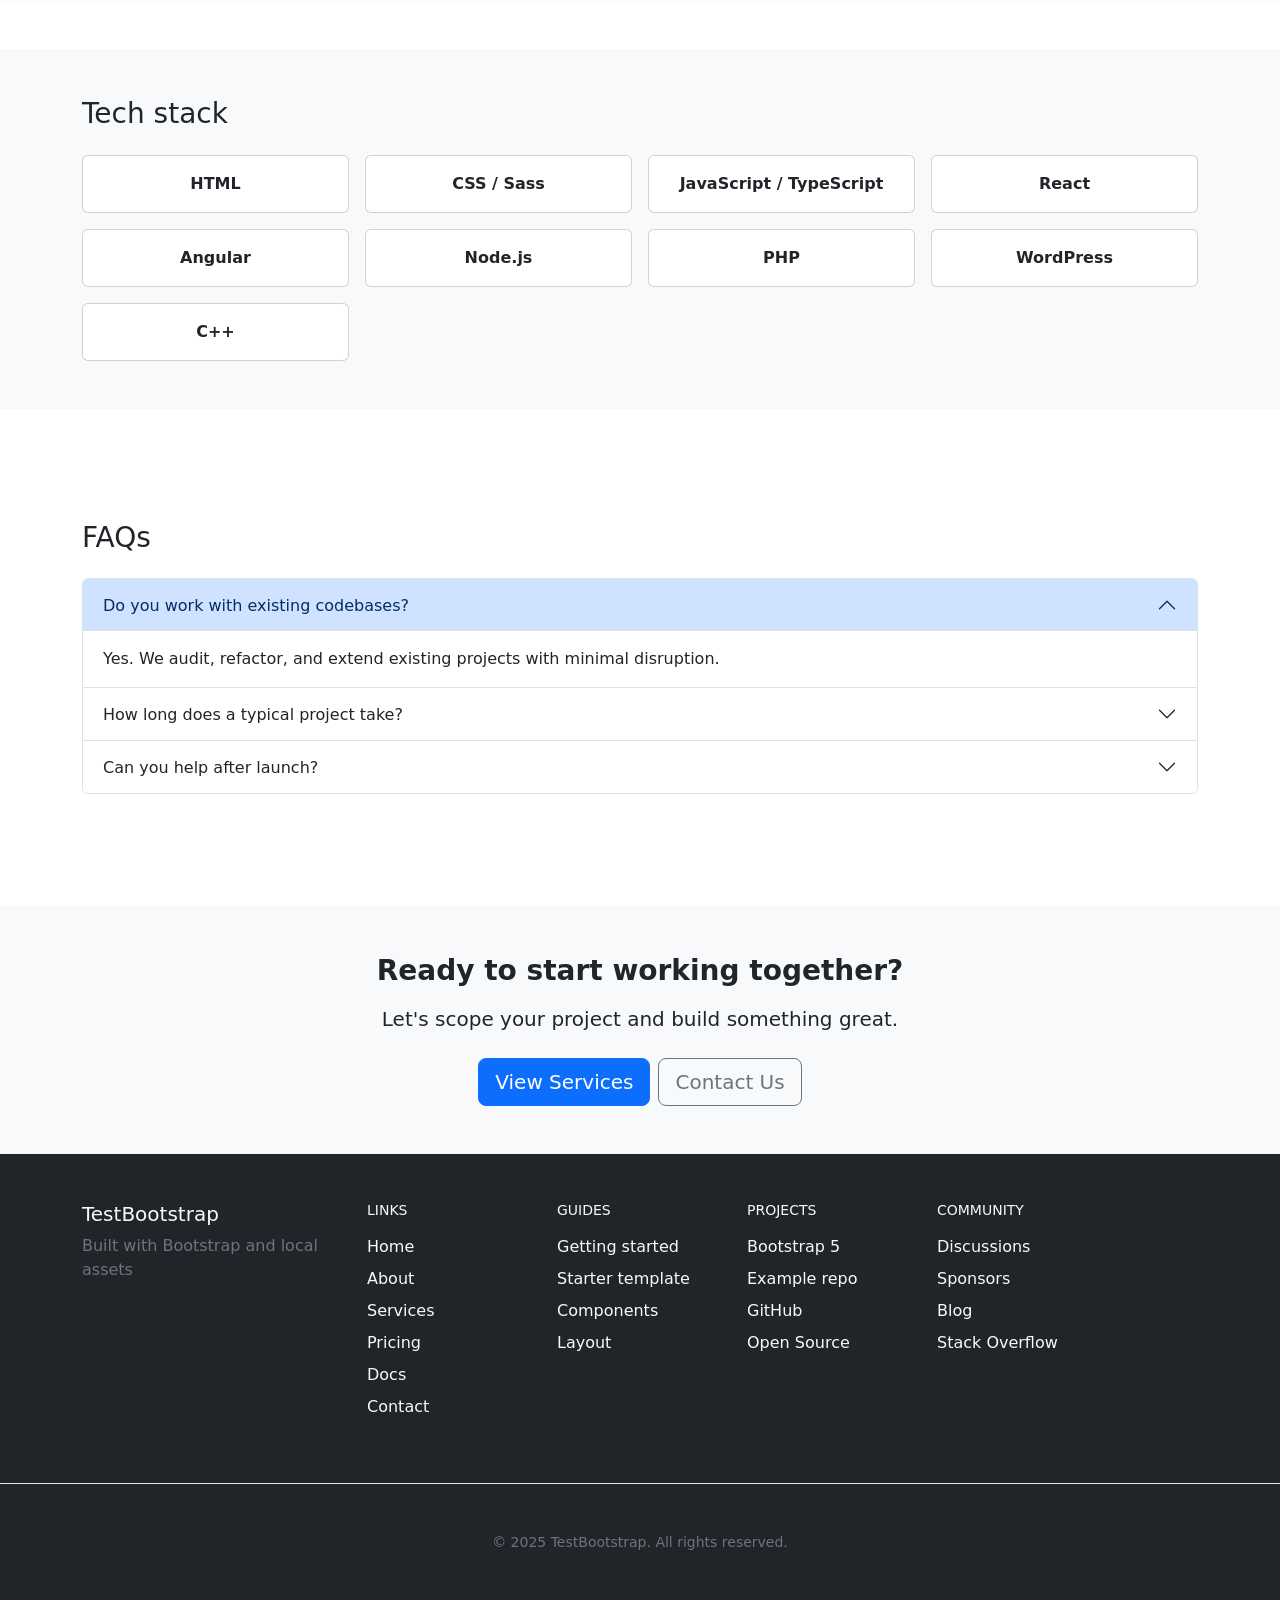
<file: services.html>
<!DOCTYPE html>
<html lang="en">

<head>
  <meta charset="UTF-8">
  <meta name="viewport" content="width=device-width, initial-scale=1">
  <title>Services - TestBootstrap</title>
  <link rel="stylesheet" href="css/bootstrap.css">
  <link rel="stylesheet" href="css/theme.css">
  
</head>

<body>
  <!-- Navbar -->
  <nav class="navbar navbar-expand-lg navbar-light bg-light border-bottom sticky-top">
    <div class="container">
      <a class="navbar-brand" href="index.html">TestBootstrap</a>
      <button class="navbar-toggler" type="button" data-bs-toggle="collapse" data-bs-target="#mainNav" aria-controls="mainNav" aria-expanded="false" aria-label="Toggle navigation">
        <span class="navbar-toggler-icon"></span>
      </button>
      <div class="collapse navbar-collapse" id="mainNav">
        <ul class="navbar-nav ms-auto mb-2 mb-lg-0">
          <li class="nav-item"><a class="nav-link" href="index.html">Home</a></li>
          <li class="nav-item"><a class="nav-link" href="about.html">About</a></li>
          <li class="nav-item"><a class="nav-link active" aria-current="page" href="services.html">Services</a></li>
          <li class="nav-item"><a class="nav-link" href="pricing.html">Pricing</a></li>
          <li class="nav-item"><a class="nav-link" href="docs.html">Docs</a></li>
        </ul>
      </div>
    </div>
  </nav>

  <!-- Hero -->
  <section class="py-5 bg-dark text-light hero-custom-bg">
    <div class="container py-5">
      <div class="row justify-content-center">
        <div class="col-lg-8 text-center">
          <h1 class="display-3 fw-bold mb-3">Services</h1>
          <p class="lead mb-4">Websites, apps, and on-demand engineering</p>
          <div class="d-flex flex-column flex-sm-row justify-content-center gap-2">
            <a href="services.html" class="btn btn-primary btn-lg px-4">Get Started</a>
            <a href="contact.html" class="btn btn-outline-light btn-lg px-4">Work with us</a>
          </div>
        </div>
      </div>
    </div>
  </section>
  

  <!-- Highlights -->
  <section id="highlights" class="py-5">
    <div class="container">
      <div class="row g-4 row-cols-1 row-cols-md-3">
        <div class="col">
          <div class="card h-100 shadow-sm">
            <div class="card-body">
              <div class="mb-2 text-primary">
                <svg xmlns="http://www.w3.org/2000/svg" width="40" height="40" fill="currentColor" viewBox="0 0 16 16" role="img" aria-label="Website Development icon">
                  <path d="M2.5 2A1.5 1.5 0 0 0 1 3.5v9A1.5 1.5 0 0 0 2.5 14h11a1.5 1.5 0 0 0 1.5-1.5v-9A1.5 1.5 0 0 0 13.5 2h-11zM2 5h12v7.5a.5.5 0 0 1-.5.5h-11a.5.5 0 0 1-.5-.5V5zM2 4h12V3.5a.5.5 0 0 0-.5-.5h-11a.5.5 0 0 0-.5.5V4z"/>
                </svg>
              </div>
              <h5 class="card-title mb-1">Website Development</h5>
              <p class="card-text">Modern, fast, SEO-friendly websites.</p>
            </div>
          </div>
        </div>
        <div class="col">
          <div class="card h-100 shadow-sm">
            <div class="card-body">
              <div class="mb-2 text-success">
                <svg xmlns="http://www.w3.org/2000/svg" width="40" height="40" fill="currentColor" viewBox="0 0 16 16" role="img" aria-label="Application Development icon">
                  <path d="M3 2a1 1 0 0 0-1 1v10a1 1 0 0 0 1 1h10a1 1 0 0 0 1-1V7H9a1 1 0 0 1-1-1V2H3zm6 0v3h3L9 2z"/>
                </svg>
              </div>
              <h5 class="card-title mb-1">Application Development</h5>
              <p class="card-text">Web/mobile apps, APIs, dashboards.</p>
            </div>
          </div>
        </div>
        <div class="col">
          <div class="card h-100 shadow-sm">
            <div class="card-body">
              <div class="mb-2 text-warning">
                <svg xmlns="http://www.w3.org/2000/svg" width="40" height="40" fill="currentColor" viewBox="0 0 16 16" role="img" aria-label="On-Demand Programming icon">
                  <path d="M1.5 1a.5.5 0 0 0 0 1H3l1 2h8l1-2h1.5a.5.5 0 0 0 0-1H3.5L2.854.146A.5.5 0 0 0 2.5 0h-1a.5.5 0 0 0-.5.5V1zM2 6a2 2 0 0 1 2-2h8a2 2 0 0 1 2 2v6.5a1.5 1.5 0 0 1-1.5 1.5h-11A1.5 1.5 0 0 1 0 12.5V6h2z"/>
                </svg>
              </div>
              <h5 class="card-title mb-1">On-Demand Programming</h5>
              <p class="card-text">Ad-hoc coding help, integrations, scripts.</p>
            </div>
          </div>
        </div>
      </div>
    </div>
  </section>
  

  <!-- What we deliver -->
  <section class="py-5 bg-light">
    <div class="container">
      <h2 class="h3 mb-4">What we deliver</h2>
      <ul class="list-group list-group-flush">
        <li class="list-group-item"><strong>Performance:</strong> Core Web Vitals-first, fast by default.</li>
        <li class="list-group-item"><strong>Accessibility:</strong> Inclusive, WCAG-friendly interfaces.</li>
        <li class="list-group-item"><strong>SEO:</strong> Clean markup, metadata, and best practices.</li>
        <li class="list-group-item"><strong>Security:</strong> Sensible defaults and hardened configs.</li>
        <li class="list-group-item"><strong>DX:</strong> Developer experience that speeds delivery.</li>
        <li class="list-group-item"><strong>Maintainability:</strong> Clear structure and documentation.</li>
      </ul>
    </div>
  </section>
  <hr class="divider">

  <!-- Process -->
  <section class="py-5">
    <div class="container">
      <h2 class="h3 mb-4">Process</h2>
      <div class="timeline">
        <div class="timeline-steps">
          <div class="timeline-step">
            <div class="circle">1</div>
            <div class="small text-muted">Discover</div>
          </div>
          <div class="timeline-step">
            <div class="circle">2</div>
            <div class="small text-muted">Plan</div>
          </div>
          <div class="timeline-step">
            <div class="circle">3</div>
            <div class="small text-muted">Build</div>
          </div>
          <div class="timeline-step">
            <div class="circle">4</div>
            <div class="small text-muted">Test</div>
          </div>
          <div class="timeline-step">
            <div class="circle">5</div>
            <div class="small text-muted">Launch</div>
          </div>
        </div>
      </div>
    </div>
  </section>
  <hr class="divider">

  <!-- Tech stack -->
  <section class="py-5 bg-light">
    <div class="container">
      <h2 class="h3 mb-4">Tech stack</h2>
      <div class="row g-3 row-cols-2 row-cols-md-3 row-cols-lg-4">
        <div class="col"><div class="card h-100 text-center p-3"><span class="fw-semibold">HTML</span></div></div>
        <div class="col"><div class="card h-100 text-center p-3"><span class="fw-semibold">CSS / Sass</span></div></div>
        <div class="col"><div class="card h-100 text-center p-3"><span class="fw-semibold">JavaScript / TypeScript</span></div></div>
        <div class="col"><div class="card h-100 text-center p-3"><span class="fw-semibold">React</span></div></div>
        <div class="col"><div class="card h-100 text-center p-3"><span class="fw-semibold">Angular</span></div></div>
        <div class="col"><div class="card h-100 text-center p-3"><span class="fw-semibold">Node.js</span></div></div>
        <div class="col"><div class="card h-100 text-center p-3"><span class="fw-semibold">PHP</span></div></div>
        <div class="col"><div class="card h-100 text-center p-3"><span class="fw-semibold">WordPress</span></div></div>
        <div class="col"><div class="card h-100 text-center p-3"><span class="fw-semibold">C++</span></div></div>
      </div>
    </div>
  </section>

  <!-- FAQs -->
  <section class="py-5">
    <div class="container">
      <h2 class="h3 mb-4">FAQs</h2>
      <div class="accordion" id="faq">
        <div class="accordion-item">
          <h2 class="accordion-header" id="q1h">
            <button class="accordion-button" type="button" data-bs-toggle="collapse" data-bs-target="#q1" aria-expanded="true" aria-controls="q1">
              Do you work with existing codebases?
            </button>
          </h2>
          <div id="q1" class="accordion-collapse collapse show" aria-labelledby="q1h" data-bs-parent="#faq">
            <div class="accordion-body">Yes. We audit, refactor, and extend existing projects with minimal disruption.</div>
          </div>
        </div>
        <div class="accordion-item">
          <h2 class="accordion-header" id="q2h">
            <button class="accordion-button collapsed" type="button" data-bs-toggle="collapse" data-bs-target="#q2" aria-expanded="false" aria-controls="q2">
              How long does a typical project take?
            </button>
          </h2>
          <div id="q2" class="accordion-collapse collapse" aria-labelledby="q2h" data-bs-parent="#faq">
            <div class="accordion-body">Small websites launch in weeks; larger apps depend on scope. We provide timelines up front.</div>
          </div>
        </div>
        <div class="accordion-item">
          <h2 class="accordion-header" id="q3h">
            <button class="accordion-button collapsed" type="button" data-bs-toggle="collapse" data-bs-target="#q3" aria-expanded="false" aria-controls="q3">
              Can you help after launch?
            </button>
          </h2>
          <div id="q3" class="accordion-collapse collapse" aria-labelledby="q3h" data-bs-parent="#faq">
            <div class="accordion-body">Absolutely. We offer maintenance, monitoring, and on-demand development support.</div>
          </div>
        </div>
      </div>
    </div>
  </section>

  <!-- Global CTA -->
  <section class="py-5 bg-light">
    <div class="container text-center">
      <h2 class="h3 fw-semibold mb-3">Ready to start working together?</h2>
      <p class="lead mb-4">Let's scope your project and build something great.</p>
      <div class="d-flex flex-column flex-sm-row justify-content-center gap-2">
        <a class="btn btn-primary btn-lg" href="services.html">View Services</a>
        <a class="btn btn-outline-secondary btn-lg" href="contact.html">Contact Us</a>
      </div>
    </div>
  </section>

  <!-- Footer -->
  <footer class="site-footer bg-dark text-light">
    <div class="container py-5">
      <div class="row gy-4">
        <div class="col-12 col-lg-3">
          <h5 class="mb-2">TestBootstrap</h5>
          <p class="text-secondary mb-0">Built with Bootstrap and local assets</p>
        </div>
        <div class="col-6 col-md-3 col-lg-2">
          <h6 class="text-uppercase small mb-3">Links</h6>
          <ul class="list-unstyled">
            <li class="mb-2"><a class="text-light" href="index.html">Home</a></li>
            <li class="mb-2"><a class="text-light" href="about.html">About</a></li>
            <li class="mb-2"><a class="text-light" href="services.html">Services</a></li>
            <li class="mb-2"><a class="text-light" href="pricing.html">Pricing</a></li>
            <li class="mb-2"><a class="text-light" href="docs.html">Docs</a></li>
            <li class="mb-2"><a class="text-light" href="contact.html">Contact</a></li>
          </ul>
        </div>
        <div class="col-6 col-md-3 col-lg-2">
          <h6 class="text-uppercase small mb-3">Guides</h6>
          <ul class="list-unstyled">
            <li class="mb-2"><a class="text-light" href="#">Getting started</a></li>
            <li class="mb-2"><a class="text-light" href="#">Starter template</a></li>
            <li class="mb-2"><a class="text-light" href="#">Components</a></li>
            <li class="mb-2"><a class="text-light" href="#">Layout</a></li>
          </ul>
        </div>
        <div class="col-6 col-md-3 col-lg-2">
          <h6 class="text-uppercase small mb-3">Projects</h6>
          <ul class="list-unstyled">
            <li class="mb-2"><a class="text-light" href="#">Bootstrap 5</a></li>
            <li class="mb-2"><a class="text-light" href="#">Example repo</a></li>
            <li class="mb-2"><a class="text-light" href="#">GitHub</a></li>
            <li class="mb-2"><a class="text-light" href="#">Open Source</a></li>
          </ul>
        </div>
        <div class="col-6 col-md-3 col-lg-2">
          <h6 class="text-uppercase small mb-3">Community</h6>
          <ul class="list-unstyled">
            <li class="mb-2"><a class="text-light" href="#">Discussions</a></li>
            <li class="mb-2"><a class="text-light" href="#">Sponsors</a></li>
            <li class="mb-2"><a class="text-light" href="#">Blog</a></li>
            <li class="mb-2"><a class="text-light" href="#">Stack Overflow</a></li>
          </ul>
        </div>
      </div>
    </div>
    <div class="border-top">
      <div class="container py-5">
        <div class="small text-center text-secondary">© 2025 TestBootstrap. All rights reserved.</div>
      </div>
    </div>
  </footer>

  <script src="js/bootstrap.bundle.js"></script>
</body>

</html>
</file>
<file: css/theme.css>
.hero-custom-bg {
  background: radial-gradient(1000px 400px at 10% 10%, rgba(13,110,253,.35), transparent),
              radial-gradient(800px 300px at 90% 30%, rgba(255,193,7,.25), transparent),
              linear-gradient(180deg, #0b1320 0%, #0f172a 100%);
}

/* Card hover effect */
.card {
  transition: transform .2s ease, box-shadow .2s ease;
}

.card:hover {
  transform: translateY(-2px);
  box-shadow: 0 .5rem 1rem rgba(0, 0, 0, .15);
}

/* Simple horizontal timeline */
.timeline { position: relative; }
.timeline-steps { position: relative; display: flex; justify-content: space-between; gap: 1rem; padding-top: .5rem; }
.timeline-steps::before { content: ""; position: absolute; left: 0; right: 0; top: 20px; height: 2px; background: rgba(0,0,0,.1); }
.timeline-step { text-align: center; position: relative; z-index: 1; }
.timeline-step .circle { width: 40px; height: 40px; border-radius: 50%; background: var(--bs-primary); color: #fff; display: flex; align-items: center; justify-content: center; margin: 0 auto .5rem; font-weight: 600; }

/* Design tokens */
:root {
  --brand-primary: #0d6efd;
  --brand-dark: #0f172a;
}

/* Utilities */
.section-pad { padding-top: 4rem; padding-bottom: 4rem; }
.card-soft { border-radius: 1rem; box-shadow: 0 0.5rem 1rem rgba(0,0,0,.05); }

/* Docs layout */
.docs-sidebar { position: sticky; top: 1rem; }
.docs-search { position: sticky; top: 0; z-index: 2; background: #fff; padding-top: .5rem; padding-bottom: .5rem; }
.docs-list .list-group-item { cursor: pointer; }
.docs-list .list-group-item:hover { background: rgba(13,110,253,.06); }
.docs-article pre { background: #0f172a; color: #e2e8f0; padding: 1rem; border-radius: .5rem; overflow: auto; }
.docs-article code { font-family: ui-monospace, SFMono-Regular, Menlo, Monaco, Consolas, "Liberation Mono", "Courier New", monospace; }

/* Consistent block spacing for hero sections */
.hero { padding-top: 4rem; padding-bottom: 4rem; }
.hero .container { padding-top: 0; padding-bottom: 0; }

/* Divider utility for breathable separation */
.divider { height: 1px; background: rgba(0,0,0,.08); border: 0; margin: 3rem 0; }

/* Natural spacing between consecutive sections (no <hr>) */
section + section { margin-top: 3rem; }
@media (min-width: 768px) {
  section + section { margin-top: 4rem; }
}

/* Footer link styles */
.site-footer a { text-decoration: none; }
.site-footer a.text-light:hover { color: #adb5bd !important; }
</file>
